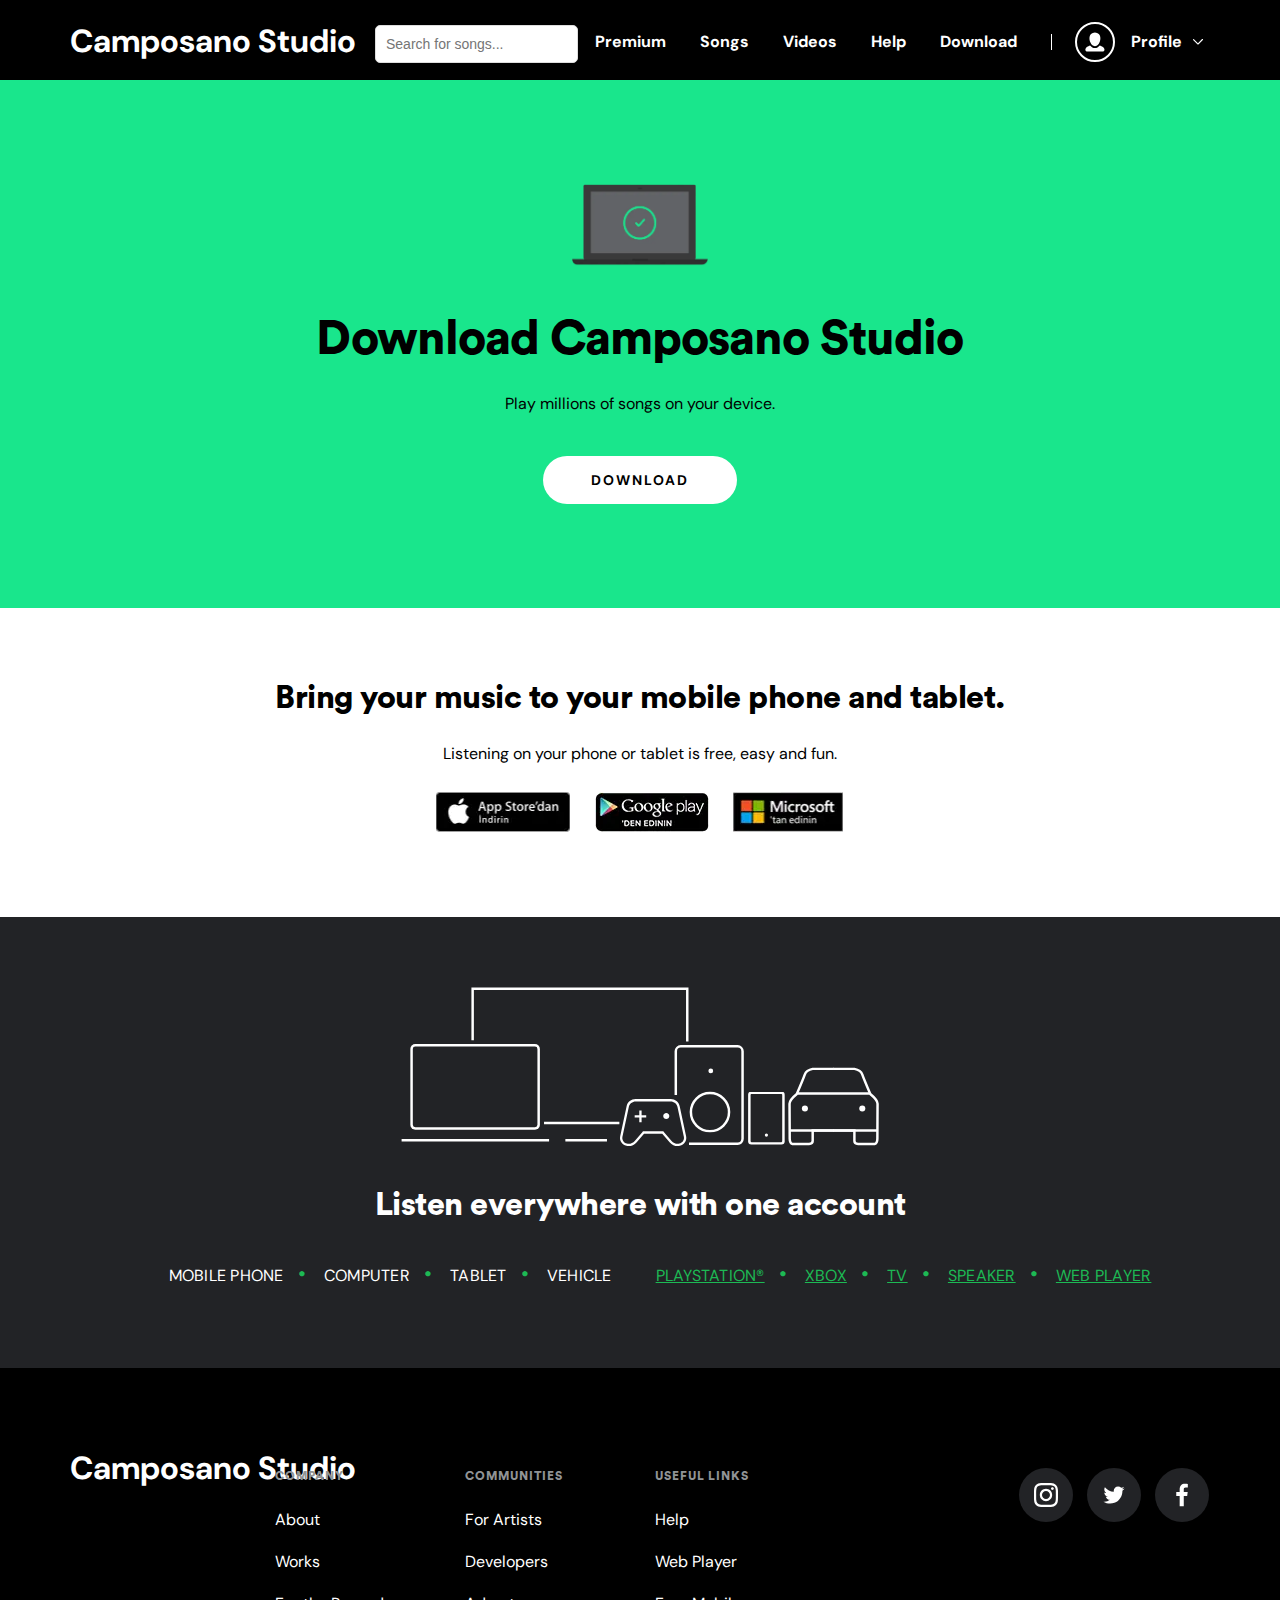
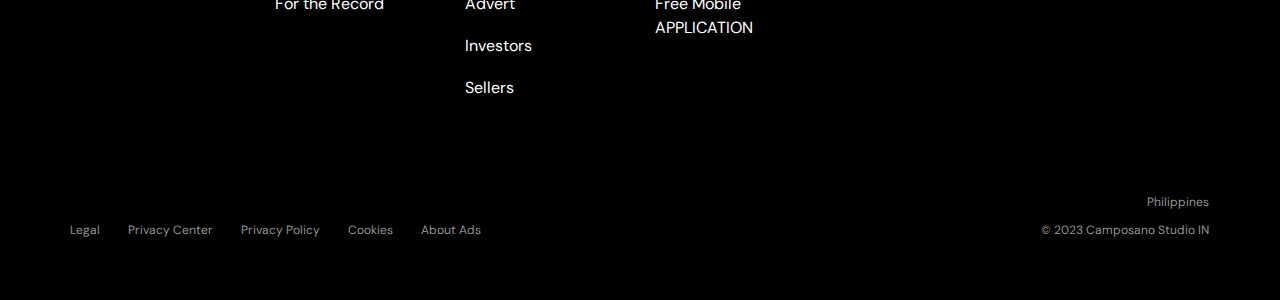
<file: download.html>
<!DOCTYPE html>
<html lang="en">
	<head>
		<meta charset="UTF-8" />
		<meta name="viewport" content="width=device-width, initial-scale=1.0" />
		<link rel="stylesheet" href="./css/main.css" />
		<link rel="stylesheet" href="./css/fonts.css" />
		<link rel="stylesheet" href="./css/animation.css">
		<link rel="stylesheet" href="./css/responsive.css">
		<title>Download for Windows - Camposano Studio</title>
		<link rel="icon" href="https://www.scdn.co/i/_global/favicon.png" />
		<link
			href="https://fonts.googleapis.com/css2?family=DM+Sans:wght@400;500;700&display=swap"
			rel="stylesheet"
		/>
		<style>
			header {
				background-color: black;
				position: relative;
			}
		</style>
	</head>
	<body>
		<!--Header-->
		<custom-header></custom-header>
		<!--Header-->

		<!--Download-->
		<div class="download">
			<div class="container">
				<img src="./assets/laptop.webp" alt="">
				<h1 class="title-1">Download Camposano Studio</h1>
				<p>Play millions of songs on your device.</p>
				<a class="black_btn" href="#">DOWNLOAD</a>
			</div>
		</div>
		<!--Download-->

		<!--Phone & Tablet-->
		<div class="phoneNtablet">
			<div class="container">
				<h3 class="title-1">Bring your music to your mobile phone and tablet.</h3>
				<p>Listening on your phone or tablet is free, easy and fun.</p>
				<div class="storebox">
					<a href=""><img src="./assets/appstore.webp" alt=""></a>
					<a href=""><img src="./assets/googleplay.webp" alt=""></a>
					<a href=""><img src="./assets/microsoft.webp" alt=""></a>
				</div>
			</div>
		</div>
		<!--Phone & Tablet-->

		<!--Everywhere-->
		<div class="Everywhere">
			<div class="container">
				<img src="./assets/all-devices.svg" alt="">
				<h3 class="title-1">Listen everywhere with one account</h3>
<ul class="platform_name">
<li>MOBILE PHONE</li>
<li>COMPUTER</li>
<li>TABLET</li>
<li>VEHICLE</li>
</ul>
<ul class="platform_link">
<li><a href="">PLAYSTATION®</a></li>
<li><a href="">XBOX</a></li>
<li><a href="">TV</a></li>
<li><a href="">SPEAKER</a></li>
<li><a href="">WEB PLAYER</a></li>
</ul>
			</div>
		</div>
		<!--Everywhere-->

		<!--Footer-->
		<custom-footer></custom-footer>
		<!--Footer-->

		<div id="opacity" class="opacity"></div>
		<script src="./component/header.js"></script>
		<script src="./component/footer.js"></script>
		<script src="./js/main.js"></script>
	</body>
</html>
</file>
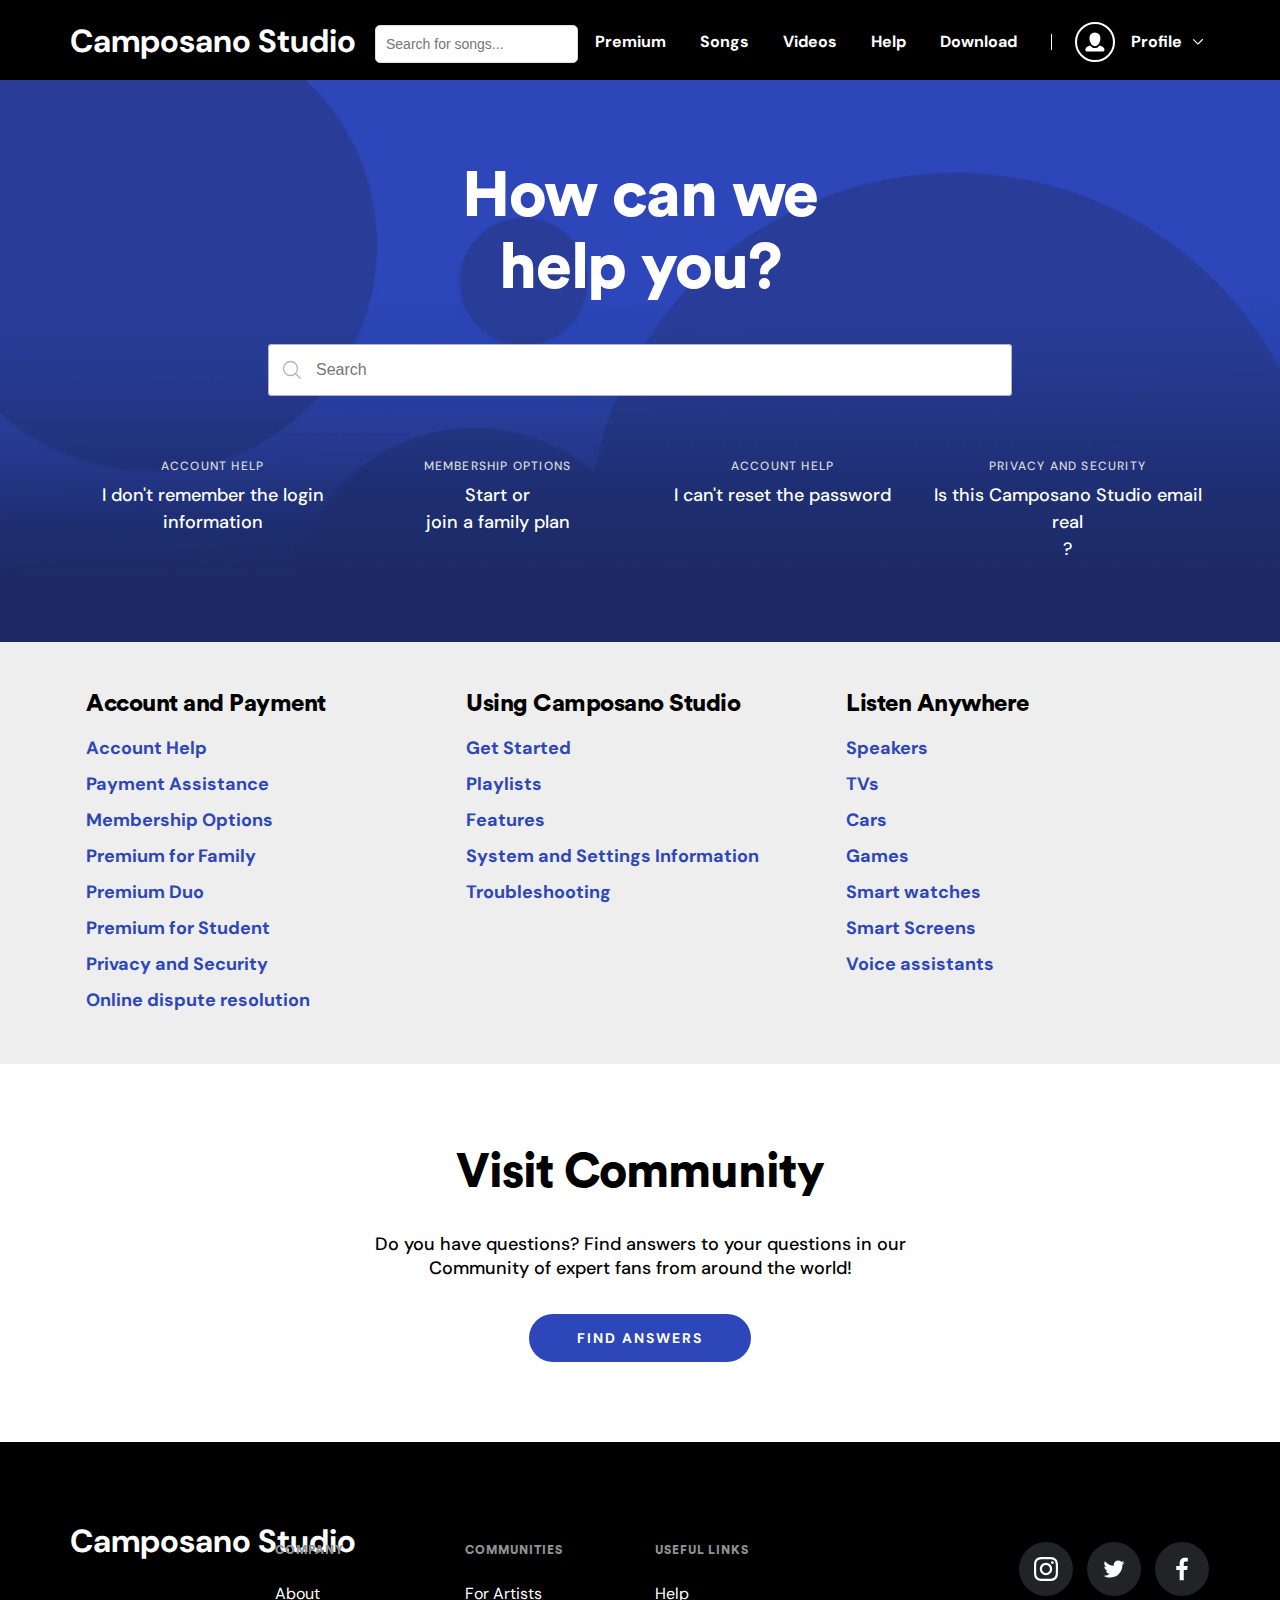
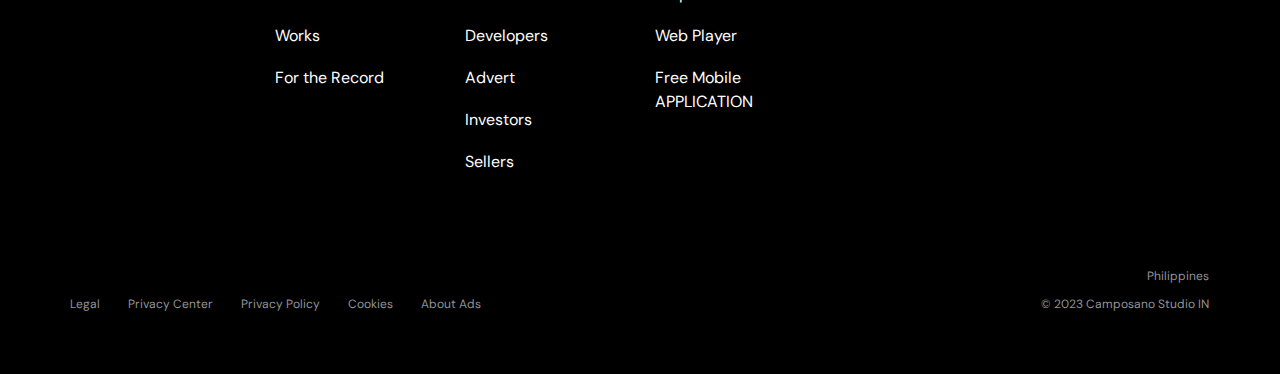
<file: help.html>
<!DOCTYPE html>
<html lang="en">
	<head>
		<meta charset="UTF-8" />
		<meta name="viewport" content="width=device-width, initial-scale=1.0" />
		<link rel="stylesheet" href="./css/main.css" />
		<link rel="stylesheet" href="./css/fonts.css" />
		<link rel="stylesheet" href="./css/animation.css">
		<link rel="stylesheet" href="./css/responsive.css">
		<title>Help - Camposano Studio</title>
		<link rel="icon" href="https://www.scdn.co/i/_global/favicon.png" />
		<link
			href="https://fonts.googleapis.com/css2?family=DM+Sans:wght@400;500;700&display=swap"
			rel="stylesheet"
		/>
		<style>
			header {
				background-color: black;
				position: relative;
			}
		</style>
	</head>
	<body>
		<!--Header-->
		<custom-header></custom-header>
		<!--Header-->

		<!--Search-->
		<div class="Search">
			<div class="container">
				<div class="search-box">
<h1 class="title-1">How can we <br> help you?</h1>
<div class="searchInputBox">
<div class="seacrhIcon">
<svg xmlns="http://www.w3.org/2000/svg" role="img" focusable="false" height="24" width="24" viewBox="0 0 24 24" class=" " aria-label="Search icon">
<line x1="15.54" y1="15.54" x2="20.41" y2="20.41" stroke="#181818"/>
<circle cx="10.5" cy="10.5" r="7" fill="none" stroke="#181818"/>
</svg>
</div>
<input type="text" class="search-input" aria-label="Search" placeholder="Search" autocomplete="off" value="">
</div>
</div>
<div class="top-solution">
<div class="top-solution-inner">
<h3>ACCOUNT HELP</h3>
<a href="">I don't remember the login information</a>
</div>
<div class="top-solution-inner">
<h3>MEMBERSHIP OPTIONS</h3>
<a href="">Start or <br> join a family plan</a>
</div>
<div class="top-solution-inner">
<h3>ACCOUNT HELP</h3>
<a href="">I can't reset the password</a>
</div>
<div class="top-solution-inner">
<h3>PRIVACY AND SECURITY</h3>
<a href="">Is this Camposano Studio email real <br>?</a>
</div>
</div>
</div>
</div>
<!--Search-->

<!--Links-->
<div class="Help-links">
<div class="container">
<div class="links_boxs">
<div class="link_box">
<h3 class="title-1 collapsible">Account and Payment</h3>
<span>
<a href="">Account Help</a>
<a href="">Payment Assistance</a>
<a href="">Membership Options</a>
<a href="">Premium for Family</a>
<a href="">Premium Duo</a>
<a href="">Premium for Student</a>
<a href="">Privacy and Security</a>
<a href="">Online dispute resolution</a>
</span>
</div>
<div class="link_box">
<h3 class="title-1 collapsible">Using Camposano Studio</h3>
<span>
<a href="">Get Started</a>
<a href="">Playlists</a>
<a href="">Features</a>
<a href="">System and Settings Information</a>
<a href="">Troubleshooting</a>
</span>
</div>
<div class="link_box">
<h3 class="title-1 collapsible">Listen Anywhere</h3>
<span>
<a href="">Speakers</a>
<a href="">TVs</a>
<a href="">Cars</a>
<a href="">Games</a>
<a href="">Smart watches</a>
<a href="">Smart Screens</a>
<a href="">Voice assistants</a>
</span>
</div>
</div>
</div>
</div>
<!--Links-->

<!--Visit Community-->
<div class="visitCommunity">
<div class="container">
<h1 class="title-1">Visit Community</h1>
<p>Do you have questions? Find answers to your questions in our Community of expert fans from around the world!</p>
<a class="black_btn" href="#">Find Answers</a>
</div>
</div>
		<!--Visit Community-->

		<!--Footer-->
		<custom-footer></custom-footer>
		<!--Footer-->

		<div id="opacity" class="opacity"></div>
		<script src="./component/header.js"></script>
		<script src="./component/footer.js"></script>
		<script src="./js/main.js"></script>
		<script>
			var coll = document.getElementsByClassName("collapsible");
			var i;
			
			for (i = 0; i < coll.length; i++) {
			  coll[i].addEventListener("click", function() {
				this.classList.toggle("active");
				var content = this.nextElementSibling;
				if (content.style.maxHeight){
				  content.style.maxHeight = null;
				} else {
				  content.style.maxHeight = content.scrollHeight + "px";
				} 
			  });
			}
		</script>
	</body>
</html>
</file>
<file: css/main.css>
:root {
    --fadednav: rgba(0, 0, 0, 0.6);
	--black: #000;
	--white: #fff;
    --faded: #d9dadc;
    --linkgreen: #1DB954;
    --hvrgreen: #1ed760;
    --homebgcolor:#2D46B9;
    --secondary: #919496;
    --premiumblue: #1d75de;
}
html{
    scroll-behavior: smooth;
}
* {
	-webkit-box-sizing: border-box;
	box-sizing: border-box;
}
body {
	margin: 0;
}
.container {
	width: 1170px;
	margin: 0 auto;
	padding: 0 15px;
}
.opacity{
    position: absolute;
    width: 100%;
    height: 100vh;
    top: 0;
    left: 0;
    z-index: -1;
}
.opacity.opa {
    background-color: var(--fadednav);
    z-index: 8;
    overflow-x: hidden;
}
body.opa{
    overflow-y: hidden;
}
/*
    Header
*/
header {
    background-color: var(--fadednav);
    position: fixed;
    right: 0;
    left: 0;
    top: 0;
    z-index: 9;
    transition: .4s;
}
.header {
	display: grid;
	grid-template-columns: 150px auto;
	align-items: center;
    height: 80px;
}
.navigation ul {
	padding: 0px;
	margin: 0px;
	width: fit-content;
	margin-left: auto;
    display: flex;
    align-items: center;
}
.navigation ul li {
    display: inline-block;
    position: relative;
}
.header .logo {
	width: 132px;
	height: 40px;
	display: inline-block;
}
.header .logo svg {
	fill: var(--white);
}
.vertical_separator {
	display: inline-block;
	height: 16px;
	width: 1px;
	background-color: var(--white);
	margin: auto 17px;
}
.profile_btn{
    margin-left: 7px;
    background-color: transparent;
    border: none;
    cursor: pointer;
    -webkit-box-align: center;
    -ms-flex-align: center;
    align-items: center;
    text-decoration: none;
    font: inherit;
    font-weight: 700;
    outline: none;
    display: -webkit-box;
    display: -ms-flexbox;
    display: flex;
    margin: 0;
}
.usericon{
    border: 2px solid var(--white);
    margin: auto 6px auto 10px;
    border-radius: 50%;
    -webkit-box-shadow: 0 0 5px 2px rgba(0, 0, 0, 0.1);
    box-shadow: 0 0 5px 2px rgba(0, 0, 0, 0.1);
    width: 40px;
    height: 40px;
    display: inline-block;
}
.profile_btn .usericon{
    display: inline-block;
}
.usericon svg{
    padding: 7px;
    fill: var(--white);
    height: 100%;
    width: 100%;
}
.profile-title{
    margin: auto 0;
    display: inline-block;
}
.profile-title span{
    margin: auto 0 auto 10px;
    display: inline-block;
    color: var(--white);
}
.profile-title svg{
    margin: auto 0 auto 6px;
    fill: var(--white);
    width: 12px;
    height: 12px;
}
.profile_btn:hover .profile-title span{
    color: var(--hvrgreen);
}
.profile_btn:hover .usericon{
    border-color: var(--hvrgreen);
}
.profile_btn:hover .usericon svg,
.profile_btn:hover .profile-title svg{
    fill: var(--hvrgreen);
}
.profileMenu{
    display: none;
    position: absolute;
    top: 100%;
    margin-top: 8px;
    right: -11px;
}
.profileMenu.active{
    display: block !important;
}
.profile-title svg.transform{
    transform: rotateZ(180deg);
}
.profileMenu ul{
    margin: 2px 0 0;
    background-color: var(--white);
    border-radius: 3px;
    -webkit-box-shadow: 0 0 30px 0 rgba(0, 0, 0, 0.2);
    box-shadow: 0 0 30px 0 rgba(0, 0, 0, 0.2);
    padding: 10px 0;
    display: -webkit-box;
    display: -ms-flexbox;
    display: flex;
    -webkit-box-orient: vertical;
    -webkit-box-direction: normal;
    -ms-flex-direction: column;
    flex-direction: column;
    align-items: baseline;
    min-width: 160px;
}
.profileMenu ul:before{
    border-left: 16px solid transparent;
    border-right: 16px solid transparent;
    right: 7px;
    border-bottom: 16px solid var(--white);
    content: "";
    display: block;
    position: absolute;
    width: 0;
    height: 0;
    top: -12px;
}
.profileMenu ul li{
    padding: 0;
    display: block;
    letter-spacing: 0;
}
.profileMenu ul li a{
    padding: 4px 16px 3px;
    display: block;
    line-height: 1.5;
    font-size: 16px;
    font-weight: 700;
    color: var(--black);
    text-align: left;
}
.profileMenu ul li a.faded{
    color: var(--secondary);
}
.profileMenu ul li a:hover{
    color: var(--hvrgreen);
}
.profile_icon-mobile{
    margin-left: auto;
    display: none;
    align-items: center;
}
.container-togg{
	display: none;
    cursor: pointer;
    margin-left: auto;
    position: relative;
    z-index: 99;
}
.usericon {
	display: none;
    cursor: pointer;
    margin-left: auto;
    position: relative;
}
.bar1,
.bar2,
.bar3 {
	width: 22px;
	height: 3px;
	background-color:var(--white);
	margin: 4px 0;
    transition: 0.2s;
    border-radius: 1px;
}
.change .bar1 {
	-webkit-transform: rotate(-45deg) translate(-4px, 2px);
	transform: rotate(-45deg) translate(-4px, 2px);
}
.change .bar2 {
	opacity: 0;
}
.change .bar3 {
	-webkit-transform: rotate(45deg) translate(-7px, -7px);
	transform: rotate(45deg) translate(-7px, -7px);
}
.sidenav {
	height: 100%;
	width: 0;
	position: fixed;
	z-index: 9;
	top: 0;
	right: 0;
	background-color: var(--black);
	overflow-x: hidden;
    transition: 0.25s;
    transition-timing-function: ease-in;
    opacity: 0;
    border-width: 0;
    margin: 0;
    padding: 38px 0px 38px 0px;
    max-width: 100vw !important;
}
.sidenav ul{
    margin: 0;
    padding: 0;
    display: inline;
    list-style: none;
}
.sidenav ul li{
    margin: 0;
    display: block;
}
.sidenav .h_separator{
    margin: 18px 0 40px;
    height: 2px;
    width: 20px;
    background-color: var(--white);
}
.sidenav-logo{
    display: inline-block;
    height: 27px;
    width: 89px;
    position: absolute;
    bottom: 38px;
    left: 38px;
}
.sidenav-logo svg{
    fill: var(--white);
}
.sidenav.open {
    width: 447px !important;
    opacity: 1 !important;
    padding: 38px !important;
}
/*
    Header
*/

.home_main{
    width: 100%;
    position: relative;
    overflow: hidden;
    margin-top: -80px;
}
.hm_gradient-1{
    width: 100%;
    height: 100%;
    position: absolute;
    background-color: #509BF5;
    background-image: -webkit-gradient(linear, left top, right top, from(#c074b2), to(#8ab5e8));
    background-image: linear-gradient(90deg, #c074b2, #8ab5e8);
}
.hm_gradient-2{
    width: 100%;
    height: 100%;
    position: absolute;
    background-image: -webkit-gradient(linear, left top, left bottom, from(transparent), to(#000));
    background-image: linear-gradient(transparent, #000);
}
.hm_cont{
    display: grid;
    grid-template-columns: 4fr 8fr;
    margin-top: 235px;
    position: relative;
}
.home_text{
    display: flex;
    flex-direction: column;
    align-self: center;
    align-items: baseline;
    padding-left: 15px;
    padding-right: 15px;
}
.green_btn{
    display: inline-block;
    margin: 32px 0;
    font-size: 16px;
    line-height: 1;
    border-radius: 50px;
    padding: 19px 56px 21px;
    color: var(--white);
    background-color: #1DB954;
    transition-duration: .3s;
    border-width: 0;
    letter-spacing: 2px;
    min-width: 160px;
    text-transform: uppercase;
    white-space: normal;
    border-radius: 50px;
    font-weight: 700;
    cursor: pointer;
}
.green_btn:hover{
    background-color: var(--hvrgreen);
}
.black_btn{
    display: inline-block;
    margin: 40px 0;
    font-size: 14px;
    line-height: 1;
    border-radius: 50px;
    padding: 17px 48px;
    color: var(--white);
    background-color: rgb(25, 20, 20);
    border: 2px solid rgb(25, 20, 20) !important;
    transition-duration: .3s;
    border-width: 0;
    letter-spacing: 2px;
    min-width: 160px;
    text-transform: uppercase;
    white-space: normal;
    border-radius: 50px;
    font-weight: 700;
    cursor: pointer;
}
.black_btn:hover{
    transform: scale(1.04);
    background-color: rgb(83, 79, 79);
}
.home_cards{
    display: grid;
    grid-template-columns: 1fr 1fr 1fr;
    grid-template-rows: 233px 233px;
    column-gap: 16px;
    row-gap: 16px;
    padding-left: 10px;
    padding-right: 10px;
    margin: 0px;
}
.hm_card{
    position: relative;
    cursor: pointer;
}
.box img {
    width: 100%;
    height: 233px;
    object-fit: cover;
}
.box_details{
    position: absolute;
    top: 0;
    left: 0;
    width: 100%;
    height: 100%;
    z-index: 1;
    display: flex;
    flex-direction: column;
    align-items: center;
    justify-content: center;
    transition: all 0.2s ease-in-out;
    background: rgba(0, 0, 0, 0.8);
    opacity: 0;
}
.play-icon{
    width: 25px;
    height: 25px;
}
.hm_card:hover .box_details{
    opacity: 1;
}
.arrow-scroll-down{
    width: 32px;
    height: 43px;
    display: block;
    margin: 0 auto;
    padding-top: 40px;
    padding-bottom: 120px;
}
.arrow-scroll-down svg{
    fill: #fff;
    width: 32px;
    height: 43px;
    position: relative;
}
.last_listen{
    background-color: #1E3264;
    background-image: -webkit-gradient(linear, left top, right top, from(#2c5e92), color-stop(80%, #552f6d));
    background-image: linear-gradient(90deg, #2c5e92 0%, #552f6d 80%);
}
.last_listen .container{
    padding-top: 60px;
    padding-bottom: 160px;
}
.last_listen .ll_row{
    display: grid;
    grid-template-columns: 45% 45%;
    justify-content: space-between;
    padding-left: 15px;
    padding-right: 30px;
}
.last_listen .ll_card{
    display: grid;
    grid-template-columns: 50% 50%;
    grid-template-rows: 250px;
    position: relative;
}
.last_listen .ll_card img{
    width: 100%;
    height: 100%;
    object-fit: cover;
}
.last_listen .ll_card .txt{
    position: relative;
    z-index: 3;
}
.last_listen .ll_card .img{
    position: relative;
    z-index: 2;
    position: relative;
    left: 15px;
    bottom: 25px;
}
.last_listen .bg_filt{
    position: absolute;
    z-index: 1;
    width: 100%;
    height: 100%;
    left: 0;
    top: 0;
    background-color: #ffffff;
    opacity: 0.05;
}
.home_links{
    padding-top: 60px;
    padding-bottom: 80px;
}
.home_links .container.links{
    display: grid;
    grid-template-columns: 1fr 1fr 1fr;
    column-gap: 15px;
}
.home_links .account_link,
.home_links .app_link,
.home_links .web_link{
    display: flex;
    flex-direction: column;
}
.home_links .account_link a,
.home_links .app_link a,
.home_links .web_link a{
    margin-top: auto;
}
.premium-head{
    background-color: var(--premiumblue);
    padding-top: 80px;
}
.premium-head .container{
    padding: 141px 15px;
}
.why-premium{
    padding: 75px 0px 110px 0px;
}
.why-cards{
    display: grid;
    grid-template-columns: 1fr 1fr 1fr 1fr;
    column-gap: 15px;
    margin-top: 72px;
}
.premium-plans{
    padding: 75px 0px;

    background: rgb(248, 248, 248);
}
.plans-container{
    display: grid;
    grid-template-columns: 1fr 1fr 1fr 1fr;
    column-gap: 15px;
    margin-top: 75px;
    margin-bottom: 132px;
}
/*Download*/
.download{
    background-color: #19e68c;
    padding: 40px 15px 104px;
}
.download .container{
    text-align: center;
}
.download img{
    width: 136px;
    margin-bottom: 40px;
    margin-top: 64px;
}
.download h1{
    margin: 0;
    padding-bottom: 24px;
}
.download p{
    padding: 0px 0px 1em;
    margin-top: 0px;
    font-size: 16px;
    font-weight: 400;
    line-height: 24px;
    margin-bottom: 24px;
}
.download .black_btn{
    background-color: white;
    color: #000;
    border: 0 !important;
    margin: 0;
    min-width: auto;
}
.phoneNtablet{
    background-color: white;
    padding: 70px 15px;
}
.phoneNtablet .container{
    text-align: center;
}
.phoneNtablet h3{
    font-size: 32px;
    line-height: 40px;
    letter-spacing: -0.5px;
    margin: 0;
    padding: 0px 0px 0.75em;
}
.phoneNtablet p{
    padding: 0px 0px 1em;
    margin-top: 0px;
    margin-bottom: 0px;
    font-size: 16px;
    font-weight: 400;
    line-height: 24px;
}
.phoneNtablet .storebox a{
    display: inline-block;
    margin: 10px;
}
.Everywhere{
    background-color: rgb(34, 35, 38);
    padding: 70px 15px 50px;
}
.Everywhere .container{
    text-align: center;
}
.Everywhere img{
    width: 100%;
    max-width: 560px;
    margin-bottom: 20px;
    padding: 0px 40px;
}
.Everywhere h3{
    font-size: 32px;
    line-height: 40px;
    letter-spacing: -0.5px;
    color: white;
    padding: 0px 0px 0.75em;
    margin-top: 0px;
    margin-bottom: 0px;
}
.Everywhere .platform_name,
.Everywhere .platform_link{
    display: inline-block;
}
.Everywhere .platform_name li,
.Everywhere .platform_link li{
    display: inline-block;
    color: white;
    margin-top: -6px;
    font-size: 16px;
    font-weight: 400;
    line-height: 20px;
    letter-spacing: 0.25px;
    padding-bottom: 1em;
}
.Everywhere .platform_name li:not(:last-child)::after,
.Everywhere .platform_link li:not(:last-child)::after {
    font-size: 22px;
    content: "•";
    padding-left: 14px;
    padding-right: 14px;
    color: rgb(29, 185, 84);
}
.Everywhere .platform_link li a{
    color: rgb(29, 185, 84);
    text-decoration: underline;
}
/*Download*/
/*Help*/
.Search{
    padding: 0 8px 24px;
    background: url(../assets/search-mobile.webp) top/100% no-repeat #1c2963;
}
@media (min-width: 768px){
    .Search{
        background-image: url(../assets/search-desktop.webp);
    }
}
.Search .container{
    text-align: center;
    text-align: -webkit-center;
}
.Search h1{
    padding: 80px 0 40px;
    font-size: 64px;
    line-height: 72px;
    margin: 0;
    color: white;
}
.searchInputBox{
    position: relative;
    width: 744px;
}
.seacrhIcon{
    position: absolute;
    top: 50%;
    transform: translateY(-50%);
    color: rgb(179, 179, 179);
    left: 12px;
    height: 24px;
}
.seacrhIcon svg{
    stroke-width: 1pt;
    color: rgb(179, 179, 179);
}
.seacrhIcon [stroke="#181818"] {
    stroke: currentcolor;
}
.searchInputBox .search-input{
    appearance: none;
    background-image: none;
    border: 0px;
    display: block;
    font-size: 16px;
    font-weight: 400;
    line-height: 24px;
    letter-spacing: 0px;
    width: 100%;
    box-sizing: border-box;
    -webkit-tap-highlight-color: rgba(0, 0, 0, 0);
    margin-top: 0px;
    border-radius: 4px;
    padding: 14px;
    background-color: rgb(255, 255, 255);
    box-shadow: rgb(179 179 179) 0px 0px 0px 1px inset;
    color: rgb(24, 24, 24);
    margin-bottom: 24px;
    padding-left: 48px;
}
.searchInputBox .search-input:focus {
    outline: none;
}
.top-solution{
    display: grid;
    grid-template-columns: 1fr 1fr 1fr 1fr;
    padding: 30px 0 40px;
    text-align: center;
}
.top-solution h3{
    margin: 8px 0;
    padding: 0;
    text-transform: uppercase;
    font-weight: 500;
    font-size: 12px;
    letter-spacing: .1em;
    color: rgb(217, 217, 217);
}
.top-solution a{
    display: block;
    color: #fff;
    text-decoration: none;
    margin-bottom: 15px;
    font-size: 18px;
    font-weight: 500;
    line-height: 1.5;
}
.Help-links{
    background-color: #eee;
    padding: 30px 0 40px;
}
.links_boxs{
    display: grid;
    grid-template-columns: 1fr 1fr 1fr;
}
.link_box h3{
    font-size: 24px;
    line-height: 32px;
    padding: 16px;
    margin: 0;
}
.link_box span{
    padding: 0 16px;
    display: block;
}
.link_box a{
    display: block;
    color: #2d46b9;
    text-decoration: none;
    padding-bottom: 12px;
    font-size: 18px;
    font-weight: 700;
}
.visitCommunity{
    padding: 80px 16px;
}
.visitCommunity .container{
    text-align: center;
}
.visitCommunity h1{
    font-size: 48px;
    line-height: 56px;
    padding: 0px 0px 0.67em;
    margin-top: 0px;
    margin-bottom: 0px;
}
.visitCommunity p{
    max-width: 600px;
    margin: 0 auto 16px;
    font-size: 18px;
    padding: 0px 0px 1em;
    font-weight: 500;
}
.visitCommunity .black_btn{
    background-color: rgb(45, 70, 185);
    border: 0px !important;
    min-width: 0px;
    margin: 0px;
}
/*Help*/
/*
    Footer
*/
footer{
    padding: 80px 0 50px;
    background-color: var(--black);
}
footer .logo { 
    grid-area: logo;
}
footer .logo svg{ 
    width: 100%;
    max-width: 131px;
    height: 39px;
    fill: var(--white);
}
footer .footer-nav { 
    grid-area: footer-nav; 
    display: grid;
    grid-template-columns: 1fr 1fr 1fr;
}
.footer-nav .fn-left,
.footer-nav .fn-mid,
.footer-nav .fn-right{
    padding: 0 15px;
    margin: 0;
}
footer .social { grid-area: social; }
footer .social ul{
    margin: 20px 0 0;
    padding: 0;
    width: fit-content;
    margin-left: auto;
}
footer .social ul li{
    display: inline-block;
}
footer .social ul li.center{
    margin-left: 10px;
    margin-right: 10px;
}
footer .social ul li a{
    width: 54px;
    height: 54px;
    border-radius: 50%;
    background-color: #222326;
    display: -webkit-inline-box;
    display: -ms-inline-flexbox;
    display: inline-flex;
    -webkit-box-align: center;
    -ms-flex-align: center;
    align-items: center;
    -webkit-box-pack: center;
    -ms-flex-pack: center;
    justify-content: center;
    overflow: hidden;
}
footer .social ul li a span {
    display: block;
    width: 24px;
    height: 24px;
}
footer .social .insta{
    background: no-repeat url(../assets/insta.svg), white;
}
footer .social .twitter{
    background: no-repeat url(../assets/twitter.svg), white;
}
footer .social .face{
    background: no-repeat url(../assets/face.svg), white;
}
footer .social ul li a:hover .insta{
    background: no-repeat url(../assets/insta.svg), var(--hvrgreen);
}
footer .social ul li a:hover .twitter{
    background: no-repeat url(../assets/twitter.svg), var(--hvrgreen);
}
footer .social ul li a:hover .face{
    background: no-repeat url(../assets/face.svg), var(--hvrgreen);
}
footer .tr { 
    grid-area: tr;
    margin: 0;
    display: flex;
    -webkit-box-pack: end;
    -ms-flex-pack: end;
    justify-content: flex-end;
}
footer .tr a{
    padding: 0;
    display: -webkit-box;
    display: -ms-flexbox;
    display: flex;
    -ms-flex-negative: 0;
    flex-shrink: 0;
    -webkit-box-align: center;
    -ms-flex-align: center;
    align-items: center;
    white-space: nowrap;
    font-size: 10px;
    text-decoration: none;
}
footer .tr img{
    height: 18px;
    margin-left: 10px;
}
footer .footer_bot { 
    grid-area: footer_bot; 
    display: flex;
    width: 100%;
}
footer .footer_bot ul{
    margin: 0 45px 0 0;
    padding: 0;
}
footer .footer_bot span{
    margin: 0 0 0 auto;
    padding: 1em 0;
}
footer .footer_bot ul li{
    list-style: none;
    display: inline-block;
    line-height: normal;
    letter-spacing: 0;
    padding: 0;
    margin-right: 24px;
}
.footer-cont {
    display: grid;
    width: 100%;
    grid-template-columns: 8.33% 8.33% 8.33% 8.33% 8.33% 8.33% 8.33% 8.33% 8.33% 8.33% 8.33% 8.33%;
    grid-template-rows: 346px auto auto;
    grid-template-areas:
        'logo logo footer-nav footer-nav footer-nav footer-nav footer-nav footer-nav social social social social'
        'tr tr tr tr tr tr tr tr tr tr tr tr'
        'footer_bot footer_bot footer_bot footer_bot footer_bot footer_bot footer_bot footer_bot footer_bot footer_bot footer_bot footer_bot';
}
/*
    Footer
*/

.search-bar {
    padding: 10px;
    width: 100%;
    max-width: 300px;
    margin-bottom: 20px;
    border: 1px solid #ddd;
    border-radius: 5px;
    font-size: 14px;
}
</file>
<file: css/fonts.css>
@font-face {
    font-family: 'circular-black';
    src: url('../assets/CircularStd-Black.otf'); 
} 
body{
    font-family: "DM Sans", sans-serif;
}
a{
    text-decoration: none;
}
.title-1{
    margin-top: 24px;
    margin-bottom: 12px;
    font-size: 48px;
    font-weight: 900;
    letter-spacing: -0.02em;
    line-height: 1.2;
    color: var(--black);
    font-family: circular-black, Helvetica, Arial, sans-serif;
}
.title-2{
    margin-top: 30px;
    margin-bottom: 0px;
    font-size: 30px;
    font-weight: 600;
    letter-spacing: -0.25px;
    line-height: 1.5;
    color: var(--white);
}
.subtitle-1{
    font-size: 24px;
    letter-spacing: -0.01em;
    font-weight: 900;
    line-height: 1.4;
    margin-top: 24px;
    margin-bottom: 12px;
    color: var(--black);
    font-family: circular-black, Helvetica, Arial, sans-serif;
}
.parag-1{
    margin: .5em 0 1em;
    font-size: 16px;
    line-height: 1.5;
    font-weight: 400;
    color: var(--black);
}
.a_link{
    font-size: 13px;
    line-height: 1;
    font-weight: 700;
    color: var(--linkgreen);
    text-decoration: none;
    transition-duration: 0.3s;
    letter-spacing: 1px;
    text-transform: uppercase;
    white-space: normal;
}
.a_link:hover, .a_link:focus {
    color: var(--hvrgreen);
    text-decoration: none;
}
/*
    Nav fonts
*/
.navigation-link{
    padding: 0px 17px;
    font-weight: 700;
    font-size: 16px;
    line-height: 24px;
    color: var(--white);
}
.navigation-link.son{
    padding-right: 0px;
}
.navigation-link.faded{
    color: var(--faded);
}
.navigation-link:hover{
    color: var(--hvrgreen);
}
.sidenav .sidenav-link{
    cursor: pointer;
    padding: 0 0 25px;
    display: block;
    line-height: 1;
    font-weight: 700;
    font-size: 34px;
    color: var(--white);
}
.sidenav .sidenav-link.light{
    font-weight: 400;
    font-size: 26px;
}
.sidenav .sidenav-link:hover{
    color: var(--hvrgreen);
}
/*
    Nav fonts
*/

.hm_cont small{
    font-size: 12px;
    color: var(--white);
    font-weight: 700;
}
.hm_cont h1,
.premium-head h1{
    font-weight: 900;
    letter-spacing: -0.04em;
    line-height: 1.15;
    font-size: 80px;
    margin-top: 0;
    margin-bottom: 0;
    color: var(--white);
    font-family: circular-black, Helvetica, Arial, sans-serif;
}
.premium-head h1{
    letter-spacing: 0.25px;
}
.hm_cont h3{
    font-size: 24px;
    letter-spacing: -0.01em;
    margin-top: 0;
    margin-bottom: 0;
    font-weight: 900;
    line-height: 1.4;
    color: var(--white);
    font-family: circular-black, Helvetica, Arial, sans-serif;
}
.hm_card .box_details h2{
    font-size: 16px;
    font-weight: 400;
    margin: 16px 0 0;
    letter-spacing: -0.015em;
    line-height: 1.3;
    color: var(--white);
}
.last_listen h1{
    margin-bottom: 80px;
    font-size: 48px;
    font-weight: 900;
    letter-spacing: -0.02em;
    line-height: 1.2;
    color: var(--white);
    font-family: circular-black, Helvetica, Arial, sans-serif;
    text-align: center;
}
.last_listen .ll_card span h5{
    background-color: rgba(30, 50, 100, 0.25);
    padding: 4px 16px;
    display: inline-block;
    margin: 16px 0 16px -7px;
    font-size: 12px;
    line-height: 18px;
    color: var(--white);
    font-weight: 400;
}
.last_listen .ll_card span h2{
    margin: 0px;
    margin-left: -25px;
    width: 125%;
    position: relative;
    z-index: 2;
    background-color: #1E3264;
    padding: 12px 40px;
    font-size: 24px;
    letter-spacing: -0.01em;
    color: var(--white);
    font-family: circular-black, Helvetica, Arial, sans-serif;
}
.last_listen .ll_card span a{
    display: inline-block;
    color: var(--hvrgreen);
    font-size: 13px;
    line-height: 14px;
    font-weight: 700;
    margin-left: 22px;
    margin-top: 20px;
    letter-spacing: 1px;
}
.premium-head p{
    font-size: 12px;
    color: var(--white);
    margin: 0px;
}
.premium-head p small{
    font-size: 12px;
    color: var(--white);
}
.premium-head p small a{
    font-size: 12px;
    line-height: 15px;
    color: var(--white);
    text-decoration: underline;
}
.why-premium h2{
    text-align: center;
}
.why-card h6{
    font-size: 21px;
    padding: 0px;
    line-height: 1.3em;
    font-weight: 700;
    margin: 0 auto 10px auto;
}
.why-card p{
    line-height: 1.5;
    font-size: 16px;
    padding: 0px;
    margin: 0;
    font-weight: 400;
    margin: 0px auto;
}
.plans-text h2{
    font-size: 38px;
    letter-spacing: -1.6px;
    line-height: 1;
    text-align: center;
    margin: 0px;
    padding: 0px;
    font-weight: 900;
    font-family: circular-black, Helvetica, Arial, sans-serif;
}
.plans-text p{
    font-size: 16px;
    font-weight: normal;
    margin: 10px 0px;
    text-align: center;
    padding: 0px;
    line-height: 20px;
    letter-spacing: 0.25px;
}
/*
    Footer
*/
.footer-nav p{
    margin: 20px 0;
    color: var(--secondary);
    font-size: 12px;
    font-weight: 900;
    line-height: 1.4;
    letter-spacing: .08em;
    text-transform: uppercase;
    font-family: circular-black, Helvetica, Arial, sans-serif;
}
.footer-nav .fn-left div,
.footer-nav .fn-mid div,
.footer-nav .fn-right div{
    margin: 0;
}
.footer-nav div a{
    display: inline-block;
    font-size: 16px;
    font-weight: 400;
    line-height: 1.5;
    padding: 3px 0 15px;
    color: var(--white);
}
.footer-nav div a:hover{
    color: var(--hvrgreen);
}
footer .footer_bot ul li a{
    font-size: 12px;
    color: var(--secondary);
    padding: 1em 0;
    display: inline-block;
}
footer .footer_bot ul li a:hover{
    color: var(--hvrgreen);
}
footer .footer_bot span{
    font-size: 12px;
    color: var(--secondary);
}
footer .tr a{
    color: var(--secondary);
    font-size: 12px;
}
footer .tr a:hover{
    color: var(--hvrgreen);
}
/*
    Footer
*/
</file>
<file: css/animation.css>
.opacity_anim {
	-webkit-animation: opacity_anim 0.5s ease-out both;
	animation: opacity_anim 0.5s ease-out both;
}
.opacity_anim-1d {
	-webkit-animation: opacity_anim 0.5s ease-out both;
	animation: opacity_anim 0.5s ease-out both;
	-webkit-animation-delay: 0.2s;
	animation-delay: 0.2s;
}
.opacity_anim-2d {
	-webkit-animation: opacity_anim 0.5s ease-out both;
	animation: opacity_anim 0.5s ease-out both;
	-webkit-animation-delay: 0.5s;
	animation-delay: 0.5s;
}
.slide-top {
	-webkit-animation: slide-top  1s alternate infinite;
	animation: slide-top  1s alternate infinite;
}
/**
 * ----------------------------------------
 * animation opacity_anim
 * ----------------------------------------
 */
@-webkit-keyframes opacity_anim {
	0% {
		opacity: 0;
	}
	100% {
		opacity: 1;
	}
}
@keyframes opacity_anim {
	0% {
		opacity: 0;
	}
	100% {
		opacity: 1;
	}
}

/**
 * ----------------------------------------
 * animation slide-top
 * ----------------------------------------
 */
@-webkit-keyframes slide-top {
	0% {
		-webkit-transform: translateY(0);
		transform: translateY(0);
	}
	100% {
		-webkit-transform: translateY(7px);
		transform: translateY(7px);
	}
}
@keyframes slide-top {
	0% {
		-webkit-transform: translateY(0);
		transform: translateY(0);
	}
	100% {
		-webkit-transform: translateY(7px);
		transform: translateY(7px);
	}
}
</file>
<file: css/responsive.css>
@media screen and (max-width: 1200px) {
	.container {
		width: 970px;
	}
    .Everywhere .platform_name,
    .Everywhere .platform_link{
        display: block;
    }
    .top-solution-inner br{
        display: none;
    }
    .premium-head .container {
        padding: 72px 15px;
    }
}
@media screen and (max-width: 992px) {
	.container {
		max-width: 750px;
		width: 100%;
    }
    header {
        background-color: var(--black);
    }
    .header {
        grid-template-columns: 100px auto;
        height: 54px;
    }
    .header .logo {
        width: 88px;
        height: 28px;
    }
	.navigation {
		display: none;
    }
    .profile_icon-mobile{
        display: flex;
    }
	.container-togg {
		display: inline-block;
    }
    .usericon{
        width: 34px;
        height: 34px;
        display: inline-block;
        margin-right: 15px;
    }
    .hm_cont {
        grid-template-columns: 1fr;
        margin-top: 180px;
    }
    .home_text {
        align-items: center;
    }
    .hm_cont h1 {
        font-size: 64px;
        margin-top: 5px;
    }
    .last_listen .ll_row {
        grid-template-columns: 1fr;
        row-gap: 100px;
        padding-right: 15px;
    }
    .last_listen .ll_card {
        grid-template-rows: 300px;
        grid-template-columns: 55% 45%;
    }
    .last_listen h1 {
        font-size: 40px;
    }
    .last_listen .ll_card span h2 {
        width: 118%;
    }
    .title-1 {
        font-size: 40px;
    }
    .home_links .container.links {
        grid-template-columns: 1fr 1fr;
        row-gap: 15px;
    }
    footer {
        padding: 50px 0 20px;
    }
    .footer-cont {
        display: grid;
        width: 100%;
        grid-template-columns: 100%;
        grid-template-rows: 55px 336px 80px auto auto;
        grid-template-areas:
            'logo'
            'footer-nav'
            'social'
            'tr'
            'footer_bot';
    }
    footer .social ul {
        margin-left: 0;
    }
    footer .logo svg {
        max-width: 89px;
        height: 28px;
    }
    .footer-nav .fn-left, .footer-nav .fn-mid, .footer-nav .fn-right {
        padding: 0;
    }
    footer .social ul li a {
        width: 44px;
        height: 44px;
    }
    .why-cards {
        grid-template-columns: 1fr 1fr;
        row-gap: 50px;
        margin-top: 62px;
    }
    .plans-container {
        grid-template-columns: 1fr 1fr;
        row-gap: 225px;
    }
    .top-solution {
        grid-template-columns: 1fr;
        padding: 20px 0 40px;
        text-align: left;
    }
    .top-solution a {
        margin-bottom: 5px;
    }
    .links_boxs {
        grid-template-columns: 1fr;
    }
    .Help-links {
        background-color: rgb(255, 255, 255);
        padding: 0px;
    }
    .Help-links .container {
        padding: 0;
        max-width: 100%;
    }
    .link_box {
        position: relative;
        border-bottom: 1px solid #c1c3c6;
    }
    .link_box::after {
        content: ">";
        position: absolute;
        top: 21px;
        right: 16px;
    }
    .link_box span {
        max-height: 0;
        overflow: hidden;
        transition: max-height 0.2s ease-out;
        background-color: #eee;
    }
    .link_box span a:first-child{
        padding-top: 16px;
    }
    .link_box h3 {
        font-size: 20px;
        line-height: 28px;
    }
}
@media screen and (max-width: 768px) {
    .Everywhere .platform_name, .Everywhere .platform_link {
        display: flex;
        flex-direction: column;
        padding-inline-start: 0px;
    }
    .Everywhere .platform_name li:not(:last-child)::after, 
    .Everywhere .platform_link li:not(:last-child)::after {
        content: none;
    }
    .download {
        padding: 40px 15px 40px;
    }
    .download img {
        margin-top: 14px;
    }
    .visitCommunity {
        padding: 60px 0px;
    }
    .visitCommunity h1 {
        font-size: 32px;
        line-height: 40px;
    }
    .Search {
        padding: 0;
    }
    .Search h1 {
        padding: 32px 0 32px;
        font-size: 44px;
        line-height: 52px;
    }
    .home_cards {
        grid-template-columns: 1fr 1fr;
        grid-template-rows: auto;
    }
    .box img {
        height: 100%;
    }
	.home_links .container.links {
        grid-template-columns: 1fr;
    }
    .premium-head h1 {
        font-size: 48px;
    }
    .title-2 {
        font-size: 24px;
    }
    .premium-head .black_btn {
        width: 100%;
        text-align: center;
    }
    .title-1 {
        font-size: 32px;
    }
    .why-cards {
        grid-template-columns: 1fr;
        row-gap: 50px;
    }
    .plans-text h2 {
        font-size: 32px;
    }
    .plans-container {
        grid-template-columns: 1fr;
        row-gap: 225px;
    }
    header {
        background-color: var(--black) !important;
    }
    .searchInputBox {
        position: relative;
        width: auto;
    }
}
@media screen and (max-width: 576px) {
    .phoneNtablet h3 {
        font-size: 28px;
        line-height: 36px;
    }
    .Everywhere h3 {
        font-size: 28px;
        line-height: 36px;
    }
    .Search h1 {
        font-size: 36px;
        line-height: 48px;
    }
    .premium-head h1 {
        font-size: 42px;
    }
    .title-2 {
        font-size: 20px;
    }
    .why-premium {
        padding: 35px 0px 50px 0px;
    }
    .plans-container {
        grid-template-columns: 1fr;
        row-gap: 200px;
    }
    .premium-head {
        padding-top: 50px;
    }
    .home_text {
        padding-left: 0px;
        padding-right: 0px;
    }
    .hm_cont h1 {
        font-size: 48px;
    }
    .hm_cont h3 {
        font-size: 20px;
        text-align: center;
    }
    .green_btn {
        margin-top: 20px;
        font-size: 14px;
        padding: 16px 42px;
    }
    .home_cards {
        grid-template-columns: 50% 50% 50% 50% 50% 50%;
        grid-template-rows: auto;
        padding-left: 0px;
        padding-right: 0px;
        margin: 0px;
        overflow-x: scroll;
    }
    .box img {
        width: 100%;
        height: auto;
        object-fit: cover;
    }
    .arrow-scroll-down {
        width: 26px;
        height: 32px;
        padding-top: 10px;
        padding-bottom: 80px;
    }
    .home_links {
        padding-top: 30px;
        padding-bottom: 60px;
    }
    .title-1 {
        font-size: 32px;
    }
    .home_links .container.links {
        grid-template-columns: 1fr;
    }
    .a_link {
        font-size: 12px;
    }
	.last_listen .container {
        padding-top: 30px;
        padding-bottom: 80px;
    }
    .last_listen h1 {
        font-size: 32px;
    }
    .last_listen .ll_row {
        row-gap: 75px;
    }
    .last_listen .ll_card {
        grid-template-rows: auto;
    }
    .last_listen .ll_card span h5 {
        margin: 12px 0 12px -7px;
        font-size: 11px;
        line-height: 16px;
    }
    .last_listen .ll_card span h2 {
        margin-left: -15px;
        width: 121%;
        padding: 8px 40px;
        font-size: 18px;
    }
    .footer-cont {
        display: grid;
        width: 100%;
        grid-template-columns: 100%;
        grid-template-rows: 55px 720px 80px 29px auto;
        grid-template-areas:
            'logo'
            'footer-nav'
            'social'
            'tr'
            'footer_bot';
    }
    footer .footer-nav {
        grid-template-columns: 1fr;
    }
    footer .footer_bot {
        display: block;
    }
    footer .footer_bot ul {
        margin:0;
    }
    footer .footer_bot ul li a {
        padding: .3em 0;
    }
    footer .footer_bot span {
        display: block;
    }
}
</file>
